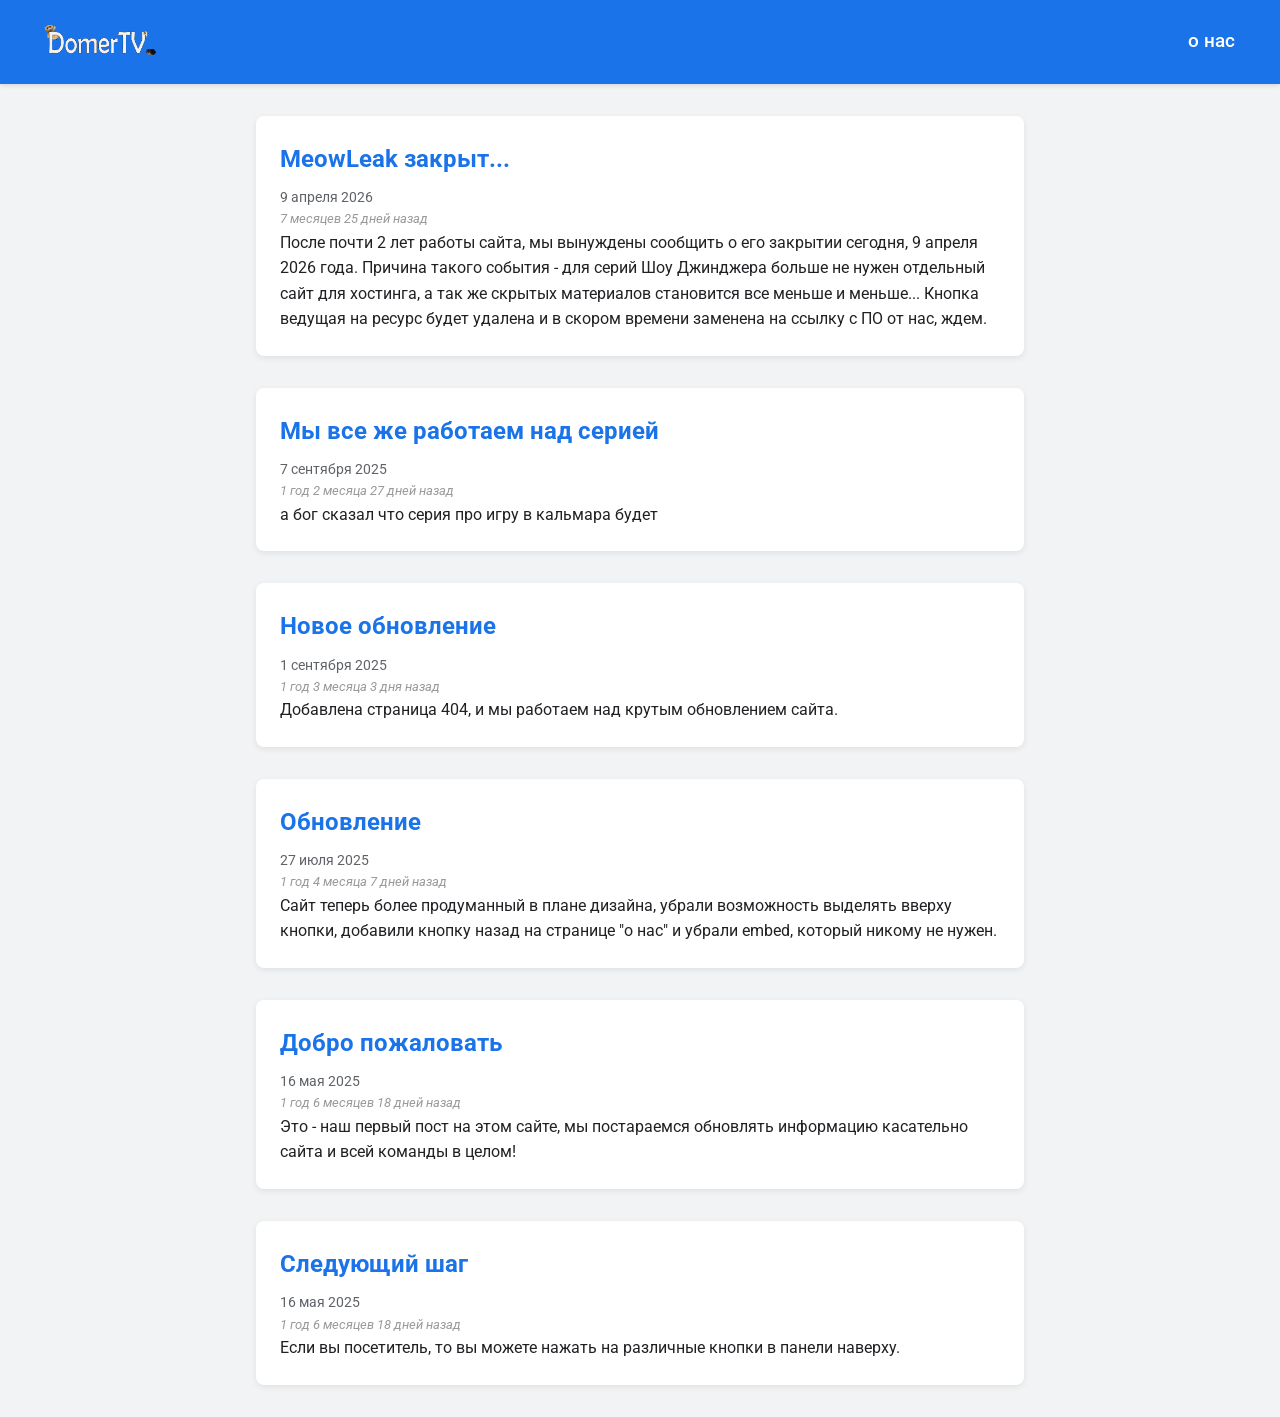
<file: index.html>
<!DOCTYPE html>
<html lang="ru">
<head>
  <meta charset="UTF-8" />
  <meta name="viewport" content="width=device-width, initial-scale=1.0" />
  <title>DomerTV</title>
  <link rel="stylesheet" href="data/style.css" />
  <link href="https://fonts.googleapis.com/css2?family=Roboto&display=swap" rel="stylesheet">
</head>
<body>
  <header>
    <div class="logo">
      <img src="data/logo.png" alt="logo">
    </div>
    <nav>
	  <a href="https://domertv.github.io/about">о нас</a>
	</nav>
  </header>

  <main>
	  <article class="post">
      <h2>MeowLeak закрыт...</h2>
      <div class="date">9 апреля 2026</div>
	  <div class="days-passed"></div>
      <p>После почти 2 лет работы сайта, мы вынуждены сообщить о его закрытии сегодня, 9 апреля 2026 года. Причина такого события - для серий Шоу Джинджера больше не нужен отдельный сайт для хостинга, а так же скрытых материалов становится все меньше и меньше... Кнопка ведущая на ресурс будет удалена и в скором времени заменена на ссылку с ПО от нас, ждем.</p>
    </article>
	  
	  <article class="post">
      <h2>Мы все же работаем над серией</h2>
      <div class="date">7 сентября 2025</div>
	  <div class="days-passed"></div>
      <p>а бог сказал что серия про игру в кальмара будет</p>
    </article>
	  
	  <article class="post">
      <h2>Новое обновление</h2>
      <div class="date">1 сентября 2025</div>
	  <div class="days-passed"></div>
      <p>Добавлена страница 404, и мы работаем над крутым обновлением сайта.</p>
    </article>
	
	<article class="post">
      <h2>Обновление</h2>
      <div class="date">27 июля 2025</div>
	  <div class="days-passed"></div>
      <p>Сайт теперь более продуманный в плане дизайна, убрали возможность выделять вверху кнопки, добавили кнопку назад на странице "о нас" и убрали embed, который никому не нужен.</p>
    </article>
	
    <article class="post">
      <h2>Добро пожаловать</h2>
      <div class="date">16 мая 2025</div>
	  <div class="days-passed"></div>
      <p>Это - наш первый пост на этом сайте, мы постараемся обновлять информацию касательно сайта и всей команды в целом!</p>
    </article>

    <article class="post">
      <h2>Следующий шаг</h2>
      <div class="date">16 мая 2025</div>
	  <div class="days-passed"></div>
      <p>Если вы посетитель, то вы можете нажать на различные кнопки в панели наверху.</p>
    </article>
	<script>
		document.addEventListener("DOMContentLoaded", function () {
		  const monthNames = {
			ru: [
			  "января", "февраля", "марта", "апреля", "мая", "июня",
			  "июля", "августа", "сентября", "октября", "ноября", "декабря"
			]
		  };

		  document.querySelectorAll(".post").forEach(post => {
			const dateEl = post.querySelector(".date");
			const outputEl = post.querySelector(".days-passed");

			if (!dateEl || !outputEl) return;

			const dateText = dateEl.textContent.trim();
			const [day, monthName, year] = dateText.split(" ");
			const monthIndex = monthNames.ru.indexOf(monthName);
			const postDate = new Date(parseInt(year), monthIndex, parseInt(day));
			const now = new Date();

			let years = now.getFullYear() - postDate.getFullYear();
			let months = now.getMonth() - postDate.getMonth();
			let days = now.getDate() - postDate.getDate();

			if (days < 0) {
			  months--;
			  const prevMonth = new Date(now.getFullYear(), now.getMonth(), 0);
			  days += prevMonth.getDate();
			}

			if (months < 0) {
			  years--;
			  months += 12;
			}

			// форматирование
			let parts = [];
			if (years > 0) parts.push(`${years} ${declension(years, ['год', 'года', 'лет'])}`);
			if (months > 0) parts.push(`${months} ${declension(months, ['месяц', 'месяца', 'месяцев'])}`);
			if (days > 0 || parts.length === 0) parts.push(`${days} ${declension(days, ['день', 'дня', 'дней'])}`);

			outputEl.textContent = `${parts.join(" ")} назад`;
		  });

		  function declension(number, words) {
			number = Math.abs(number) % 100;
			let n1 = number % 10;
			if (number > 10 && number < 20) return words[2];
			if (n1 > 1 && n1 < 5) return words[1];
			if (n1 == 1) return words[0];
			return words[2];
		  }
		});
	</script>
  </main>
</body>
</html>
</file>
<file: data/style.css>
* {
  margin: 0;
  padding: 0;
  box-sizing: border-box;
}

body {
  font-family: 'Roboto', sans-serif;
  background-color: #f1f3f4;
  color: #202124;
  line-height: 1.6;
}

header {
  background-color: #1a73e8; /* синий фон */
  display: flex;
  justify-content: space-between;
  align-items: center;
  padding: 1rem 2rem;
  position: sticky;
  top: 0;
  z-index: 1000;
  box-shadow: 0 2px 4px rgba(0,0,0,0.1);
}

nav {
  user-select: none;
}

.logo img {
  height: 44px;
}

nav a {
  margin-left: 1.5rem;
  text-decoration: none;
  color: white;
  font-weight: 500;
  font-size: 1.2rem;
  padding: 0.4rem 0.8rem;
  border-radius: 8px;
  transition: background-color 0.2s ease;
}

nav a:hover {
  background-color: rgba(255, 255, 255, 0.15); /* белый полупрозрачный */
}

main {
  max-width: 800px;
  margin: 2rem auto;
  padding: 0 1rem;
}

.post {
  background-color: #ffffff;
  border-radius: 8px;
  padding: 1.5rem;
  margin-bottom: 2rem;
  box-shadow: 0 2px 6px rgba(0,0,0,0.08);
  transition: box-shadow 0.3s ease;
}

.post:hover {
  box-shadow: 0 4px 12px rgba(0,0,0,0.12);
}

.post h2 {
  margin-bottom: 0.5rem;
  color: #1a73e8;
}

.post .date {
  font-size: 0.9rem;
  color: #5f6368;
  margin-bottom: 1rem;
}

.date-container {
  display: inline-flex;
  gap: 8px;
  align-items: center;
}

.post .date {
  font-size: 0.9rem;
  color: #5f6368;
  margin-bottom: 0;
}

.days-passed {
  font-size: 0.8rem;
  color: #999;
  font-style: italic;
}
</file>
